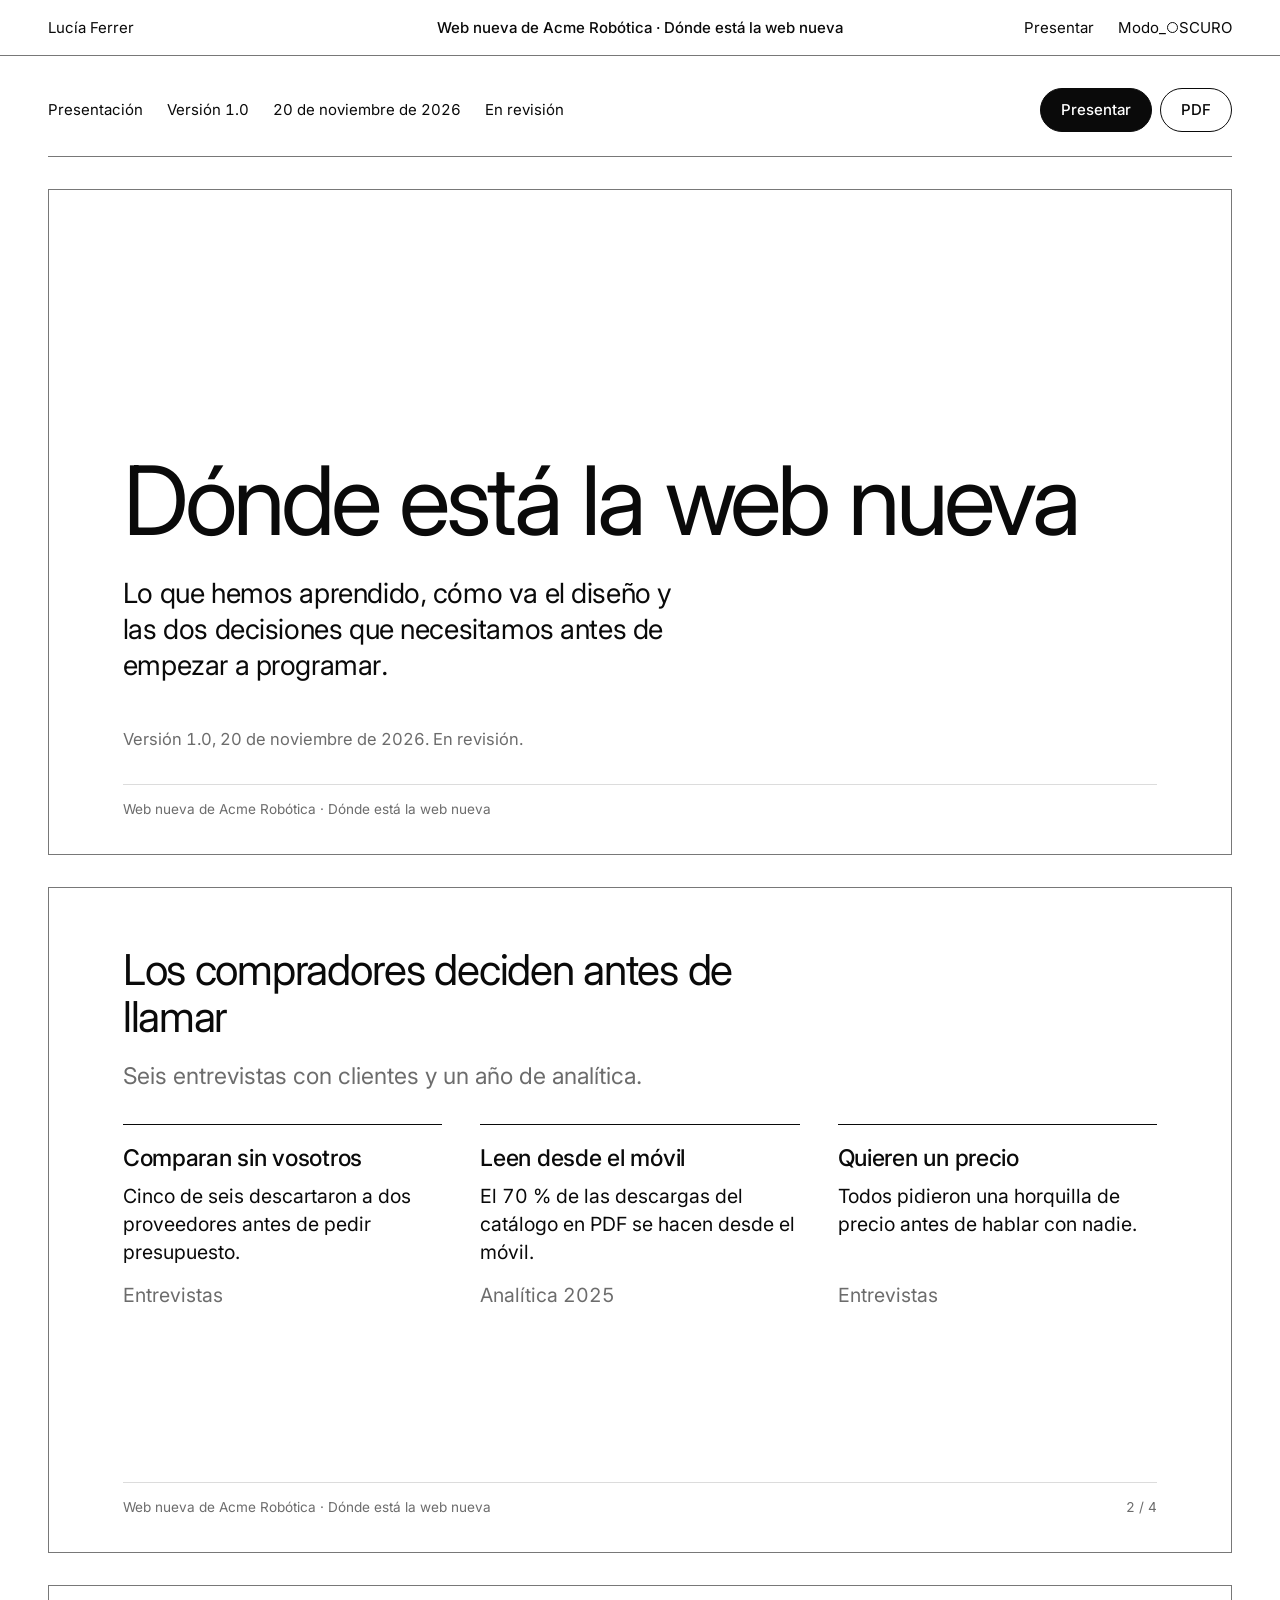
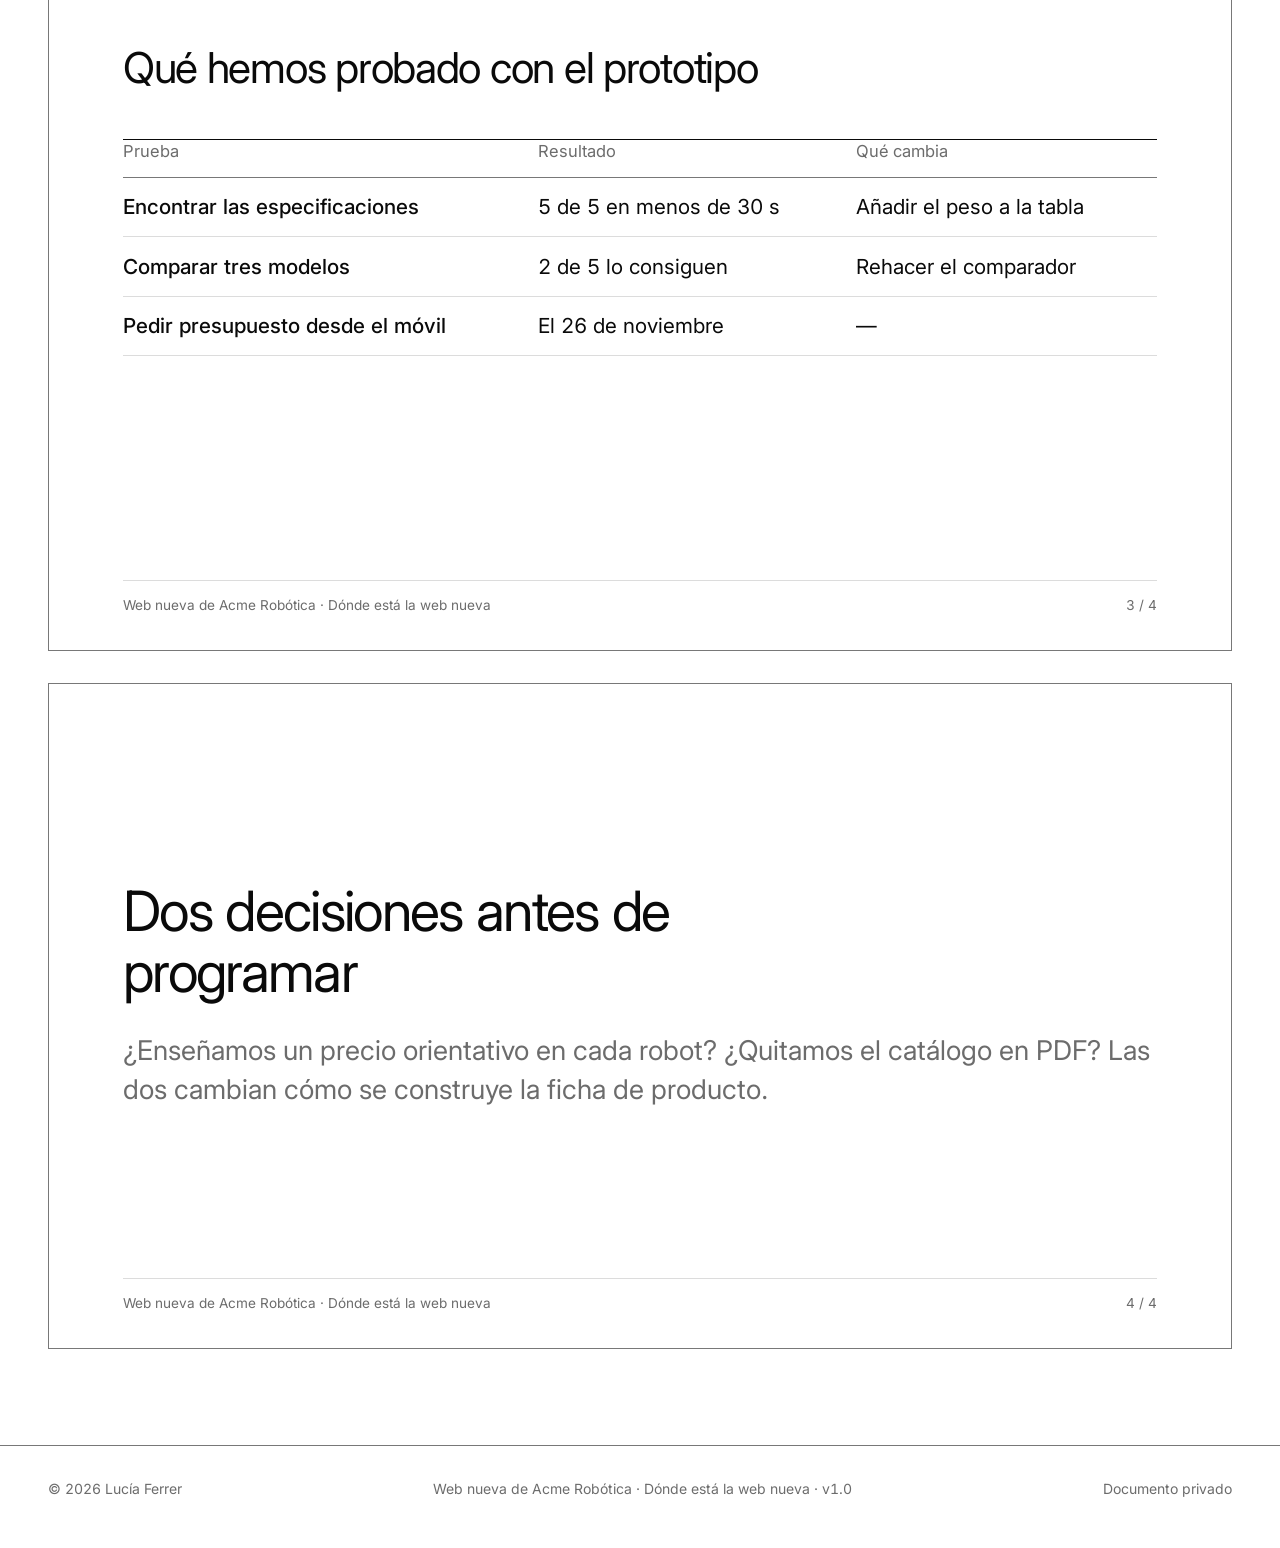
<file: demo/trabajo/acme-robotica-web/generado/00-estado.html>
<!doctype html>
<html lang="es">
<head>
<meta charset="utf-8">
<meta name="viewport" content="width=device-width, initial-scale=1">
<title>Dónde está la web nueva · Web nueva de Acme Robótica</title>
<!-- Documento privado. Lo genera trabajo.py desde su .md (python backoffice.py documentos): no se edita a mano. -->
<meta name="robots" content="noindex, nofollow, noarchive">
<meta name="referrer" content="no-referrer">
<link rel="icon" href="data:image/svg+xml,<svg xmlns='http://www.w3.org/2000/svg' viewBox='0 0 32 32'><circle cx='16' cy='16' r='12' fill='none' stroke='%23000' stroke-width='2.5'/></svg>">
<link rel="preconnect" href="https://fonts.googleapis.com">
<link rel="preconnect" href="https://fonts.gstatic.com" crossorigin>
<link href="https://fonts.googleapis.com/css2?family=Inter:wght@400;500;600&display=swap" rel="stylesheet">
<script>
if (window.parent !== window) document.documentElement.classList.add('enmarcado');
try { var t = sessionStorage.getItem('theme'); if (t) document.documentElement.dataset.theme = t; } catch (e) {}
</script>
<link rel="stylesheet" href="assets/documento.css">
<style>@page documento { @bottom-left { content: "Web nueva de Acme Robótica · Dónde está la web nueva"; } }</style>
</head>
<body class="presentacion">
<div class="progress" aria-hidden="true"><span></span></div>

<header class="pb-top">
  <span class="brand">Lucía Ferrer</span>
  <span class="pb-name">Web nueva de Acme Robótica · Dónde está la web nueva</span>
  <span class="pb-tools">
    <button type="button" data-presentar>Presentar</button>
    <button id="mode" type="button" aria-label="Cambiar entre modo claro y oscuro">Modo_<span class="o"></span>SCURO</button>
  </span>
</header>

<main>
<div class="deck-head"><p class="kicker-line"><span>Presentación</span><span>Versión 1.0</span><span>20 de noviembre de 2026</span><span>En revisión</span></p><p class="downloads"><button class="btn" type="button" data-presentar>Presentar</button><a class="btn ghost" href="00-estado-v1.0.pdf" download>PDF</a></p></div><div class="slides"><section class="slide portada" aria-label="Diapositiva 1"><div class="in"><h1>Dónde está la web nueva</h1>
<p>Lo que hemos aprendido, cómo va el diseño y las dos decisiones que necesitamos antes de empezar a programar.</p><p class="meta">Versión 1.0, 20 de noviembre de 2026. En revisión.</p></div><div class="pie"><span>Web nueva de Acme Robótica · Dónde está la web nueva</span><span class="n">1 / 4</span></div></section><section class="slide " aria-label="Diapositiva 2"><div class="in"><h2 id="los-compradores-deciden-antes-de-llamar">Los compradores deciden antes de llamar</h2>
<p>Seis entrevistas con clientes y un año de analítica.</p>
<div class="cols c3"><div><h3 id="comparan-sin-vosotros">Comparan sin vosotros</h3><p>Cinco de seis descartaron a dos proveedores antes de pedir presupuesto.</p><p class="dato">Entrevistas</p></div><div><h3 id="leen-desde-el-movil">Leen desde el móvil</h3><p>El 70 % de las descargas del catálogo en PDF se hacen desde el móvil.</p><p class="dato">Analítica 2025</p></div><div><h3 id="quieren-un-precio">Quieren un precio</h3><p>Todos pidieron una horquilla de precio antes de hablar con nadie.</p><p class="dato">Entrevistas</p></div></div></div><div class="pie"><span>Web nueva de Acme Robótica · Dónde está la web nueva</span><span class="n">2 / 4</span></div></section><section class="slide " aria-label="Diapositiva 3"><div class="in"><h2 id="que-hemos-probado-con-el-prototipo">Qué hemos probado con el prototipo</h2>
<div class="tabla"><table><thead><tr><th class="">Prueba</th><th class="">Resultado</th><th class="">Qué cambia</th></tr></thead><tbody><tr><td class="">Encontrar las especificaciones</td><td class="">5 de 5 en menos de 30 s</td><td class="">Añadir el peso a la tabla</td></tr><tr><td class="">Comparar tres modelos</td><td class="">2 de 5 lo consiguen</td><td class="">Rehacer el comparador</td></tr><tr><td class="">Pedir presupuesto desde el móvil</td><td class="">El 26 de noviembre</td><td class="">—</td></tr></tbody></table></div></div><div class="pie"><span>Web nueva de Acme Robótica · Dónde está la web nueva</span><span class="n">3 / 4</span></div></section><section class="slide frase" aria-label="Diapositiva 4"><div class="in"><h2 id="dos-decisiones-antes-de-programar">Dos decisiones antes de programar</h2>
<p>¿Enseñamos un precio orientativo en cada robot? ¿Quitamos el catálogo en PDF? Las dos cambian cómo se construye la ficha de producto.</p></div><div class="pie"><span>Web nueva de Acme Robótica · Dónde está la web nueva</span><span class="n">4 / 4</span></div></section></div><button class="pres-cerrar" type="button" data-salir aria-label="Salir de la presentación">Cerrar <span aria-hidden="true">✕</span> <small>Esc</small></button><div class="pres-bar"><span class="pres-n"></span><button type="button" data-ir="-1" aria-label="Anterior">←</button><button type="button" data-ir="1" aria-label="Siguiente">→</button><button type="button" data-salir>Salir</button></div>
</main>

<footer class="pb-foot">
  <span>© 2026 Lucía Ferrer</span>
  <span>Web nueva de Acme Robótica · Dónde está la web nueva · v1.0</span>
  <span>Documento privado</span>
</footer>

<script src="assets/documento.js"></script>
</body>
</html>
</file>
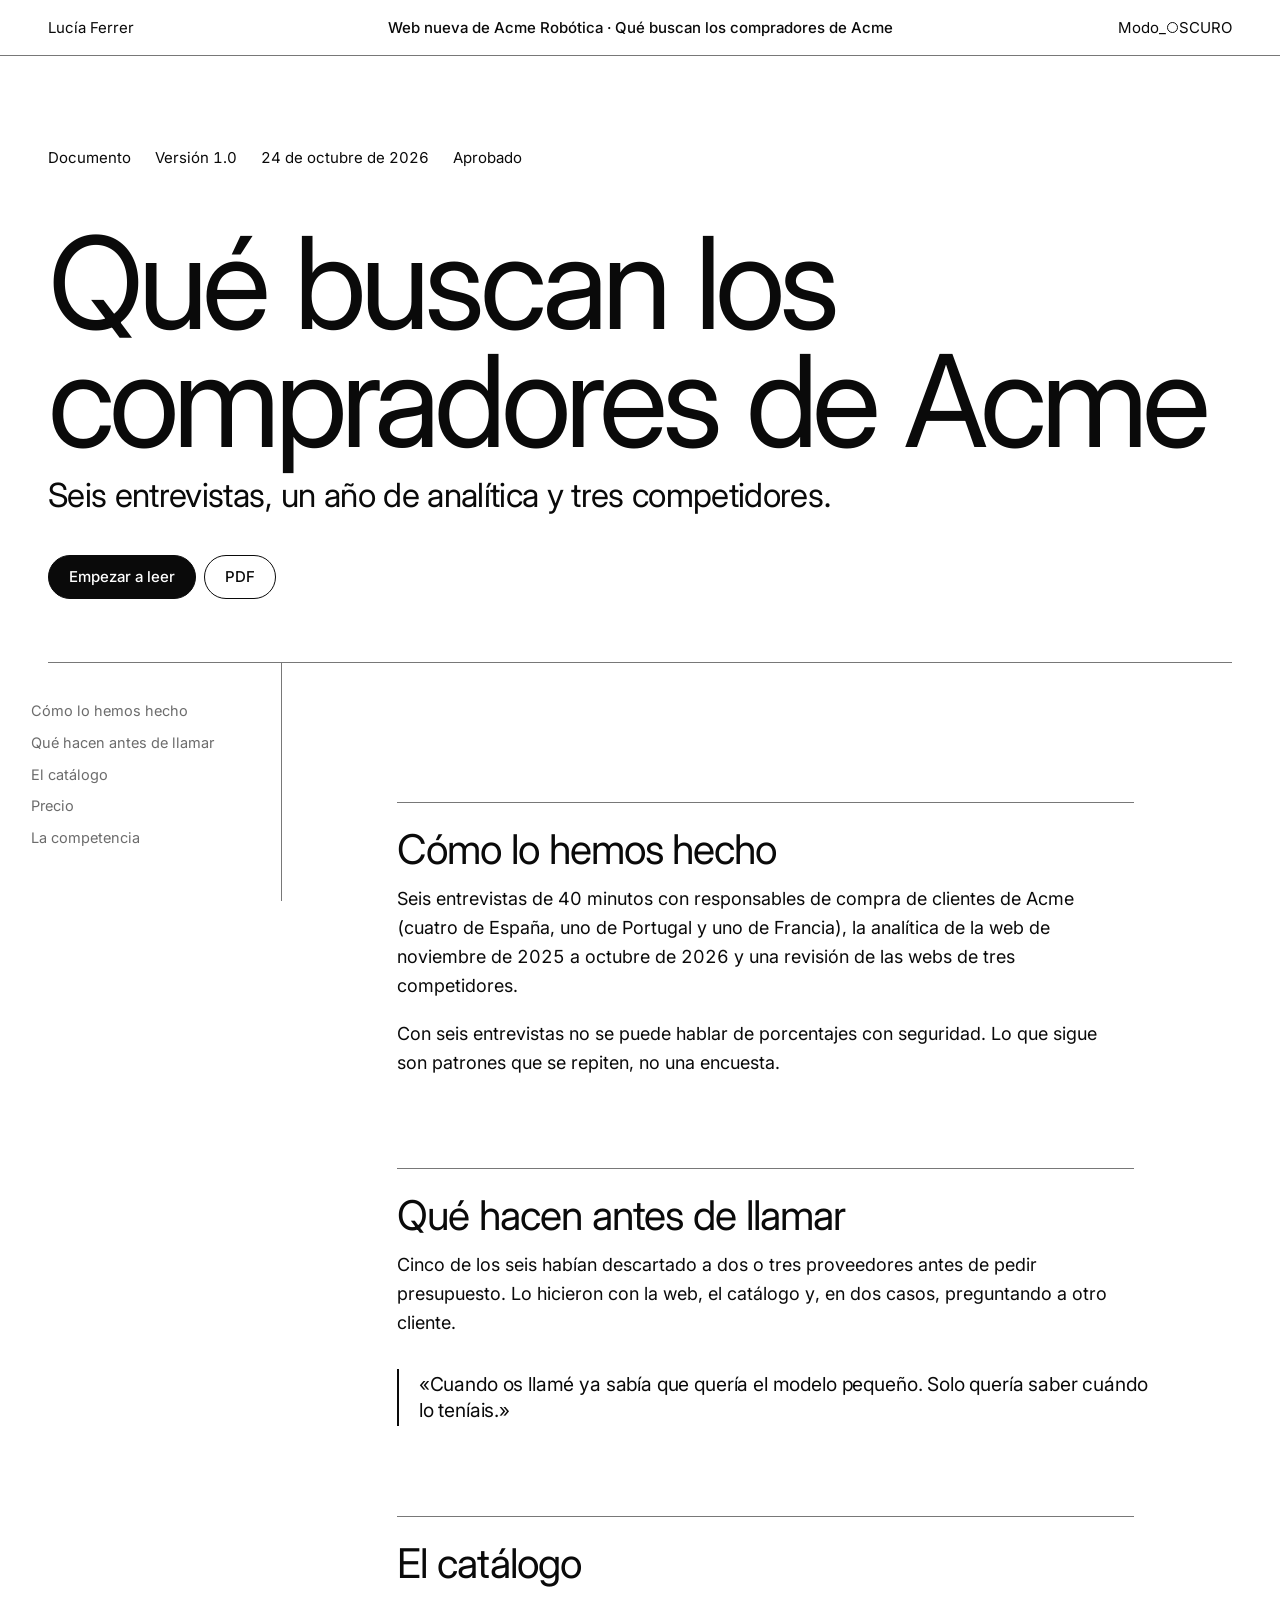
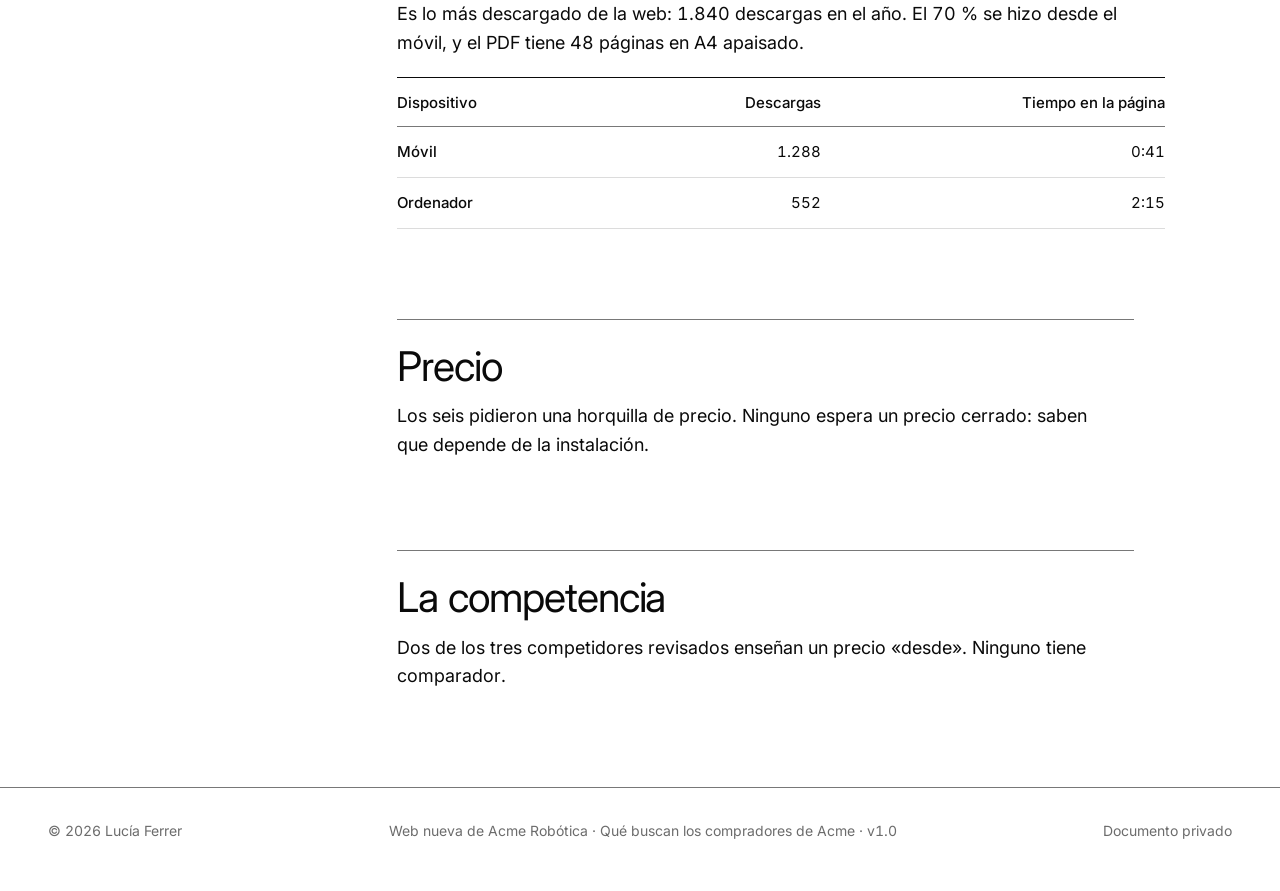
<file: demo/trabajo/acme-robotica-web/generado/01-investigacion.html>
<!doctype html>
<html lang="es">
<head>
<meta charset="utf-8">
<meta name="viewport" content="width=device-width, initial-scale=1">
<title>Qué buscan los compradores de Acme · Web nueva de Acme Robótica</title>
<!-- Documento privado. Lo genera trabajo.py desde su .md (python backoffice.py documentos): no se edita a mano. -->
<meta name="robots" content="noindex, nofollow, noarchive">
<meta name="referrer" content="no-referrer">
<link rel="icon" href="data:image/svg+xml,<svg xmlns='http://www.w3.org/2000/svg' viewBox='0 0 32 32'><circle cx='16' cy='16' r='12' fill='none' stroke='%23000' stroke-width='2.5'/></svg>">
<link rel="preconnect" href="https://fonts.googleapis.com">
<link rel="preconnect" href="https://fonts.gstatic.com" crossorigin>
<link href="https://fonts.googleapis.com/css2?family=Inter:wght@400;500;600&display=swap" rel="stylesheet">
<script>
if (window.parent !== window) document.documentElement.classList.add('enmarcado');
try { var t = sessionStorage.getItem('theme'); if (t) document.documentElement.dataset.theme = t; } catch (e) {}
</script>
<link rel="stylesheet" href="assets/documento.css">
<style>@page documento { @bottom-left { content: "Web nueva de Acme Robótica · Qué buscan los compradores de Acme"; } }</style>
</head>
<body class="documento">
<div class="progress" aria-hidden="true"><span></span></div>

<header class="pb-top">
  <span class="brand">Lucía Ferrer</span>
  <span class="pb-name">Web nueva de Acme Robótica · Qué buscan los compradores de Acme</span>
  <span class="pb-tools">
    
    <button id="mode" type="button" aria-label="Cambiar entre modo claro y oscuro">Modo_<span class="o"></span>SCURO</button>
  </span>
</header>

<main>
<section class="hero"><p class="kicker-line"><span>Documento</span><span>Versión 1.0</span><span>24 de octubre de 2026</span><span>Aprobado</span></p><h1>Qué buscan los compradores de Acme</h1><p class="subtitle">Seis entrevistas, un año de analítica y tres competidores.</p><p class="downloads"><a class="btn" href="#leer">Empezar a leer</a><a class="btn ghost" href="01-investigacion-v1.0.pdf" download>PDF</a></p></section><div class="reader"><nav class="toc" aria-label="Índice"><ol><li><a href="#como-lo-hemos-hecho">Cómo lo hemos hecho</a></li><li><a href="#que-hacen-antes-de-llamar">Qué hacen antes de llamar</a></li><li><a href="#el-catalogo">El catálogo</a></li><li><a href="#precio">Precio</a></li><li><a href="#la-competencia">La competencia</a></li></ol></nav><div class="content prose" id="leer"><h2 id="como-lo-hemos-hecho">Cómo lo hemos hecho</h2>
<p>Seis entrevistas de 40 minutos con responsables de compra de clientes de Acme (cuatro de España, uno de Portugal y uno de Francia), la analítica de la web de noviembre de 2025 a octubre de 2026 y una revisión de las webs de tres competidores.</p>
<p>Con seis entrevistas no se puede hablar de porcentajes con seguridad. Lo que sigue son patrones que se repiten, no una encuesta.</p>
<h2 id="que-hacen-antes-de-llamar">Qué hacen antes de llamar</h2>
<p>Cinco de los seis habían descartado a dos o tres proveedores antes de pedir presupuesto. Lo hicieron con la web, el catálogo y, en dos casos, preguntando a otro cliente.</p>
<blockquote><p>«Cuando os llamé ya sabía que quería el modelo pequeño. Solo quería saber cuándo lo teníais.»</p></blockquote>
<h2 id="el-catalogo">El catálogo</h2>
<p>Es lo más descargado de la web: 1.840 descargas en el año. El 70 % se hizo desde el móvil, y el PDF tiene 48 páginas en A4 apaisado.</p>
<div class="tabla"><table><thead><tr><th class="">Dispositivo</th><th class="n">Descargas</th><th class="n">Tiempo en la página</th></tr></thead><tbody><tr><td class="">Móvil</td><td class="n">1.288</td><td class="n">0:41</td></tr><tr><td class="">Ordenador</td><td class="n">552</td><td class="n">2:15</td></tr></tbody></table></div>
<h2 id="precio">Precio</h2>
<p>Los seis pidieron una horquilla de precio. Ninguno espera un precio cerrado: saben que depende de la instalación.</p>
<h2 id="la-competencia">La competencia</h2>
<p>Dos de los tres competidores revisados enseñan un precio «desde». Ninguno tiene comparador.</p></div></div>
</main>

<footer class="pb-foot">
  <span>© 2026 Lucía Ferrer</span>
  <span>Web nueva de Acme Robótica · Qué buscan los compradores de Acme · v1.0</span>
  <span>Documento privado</span>
</footer>

<script src="assets/documento.js"></script>
</body>
</html>
</file>
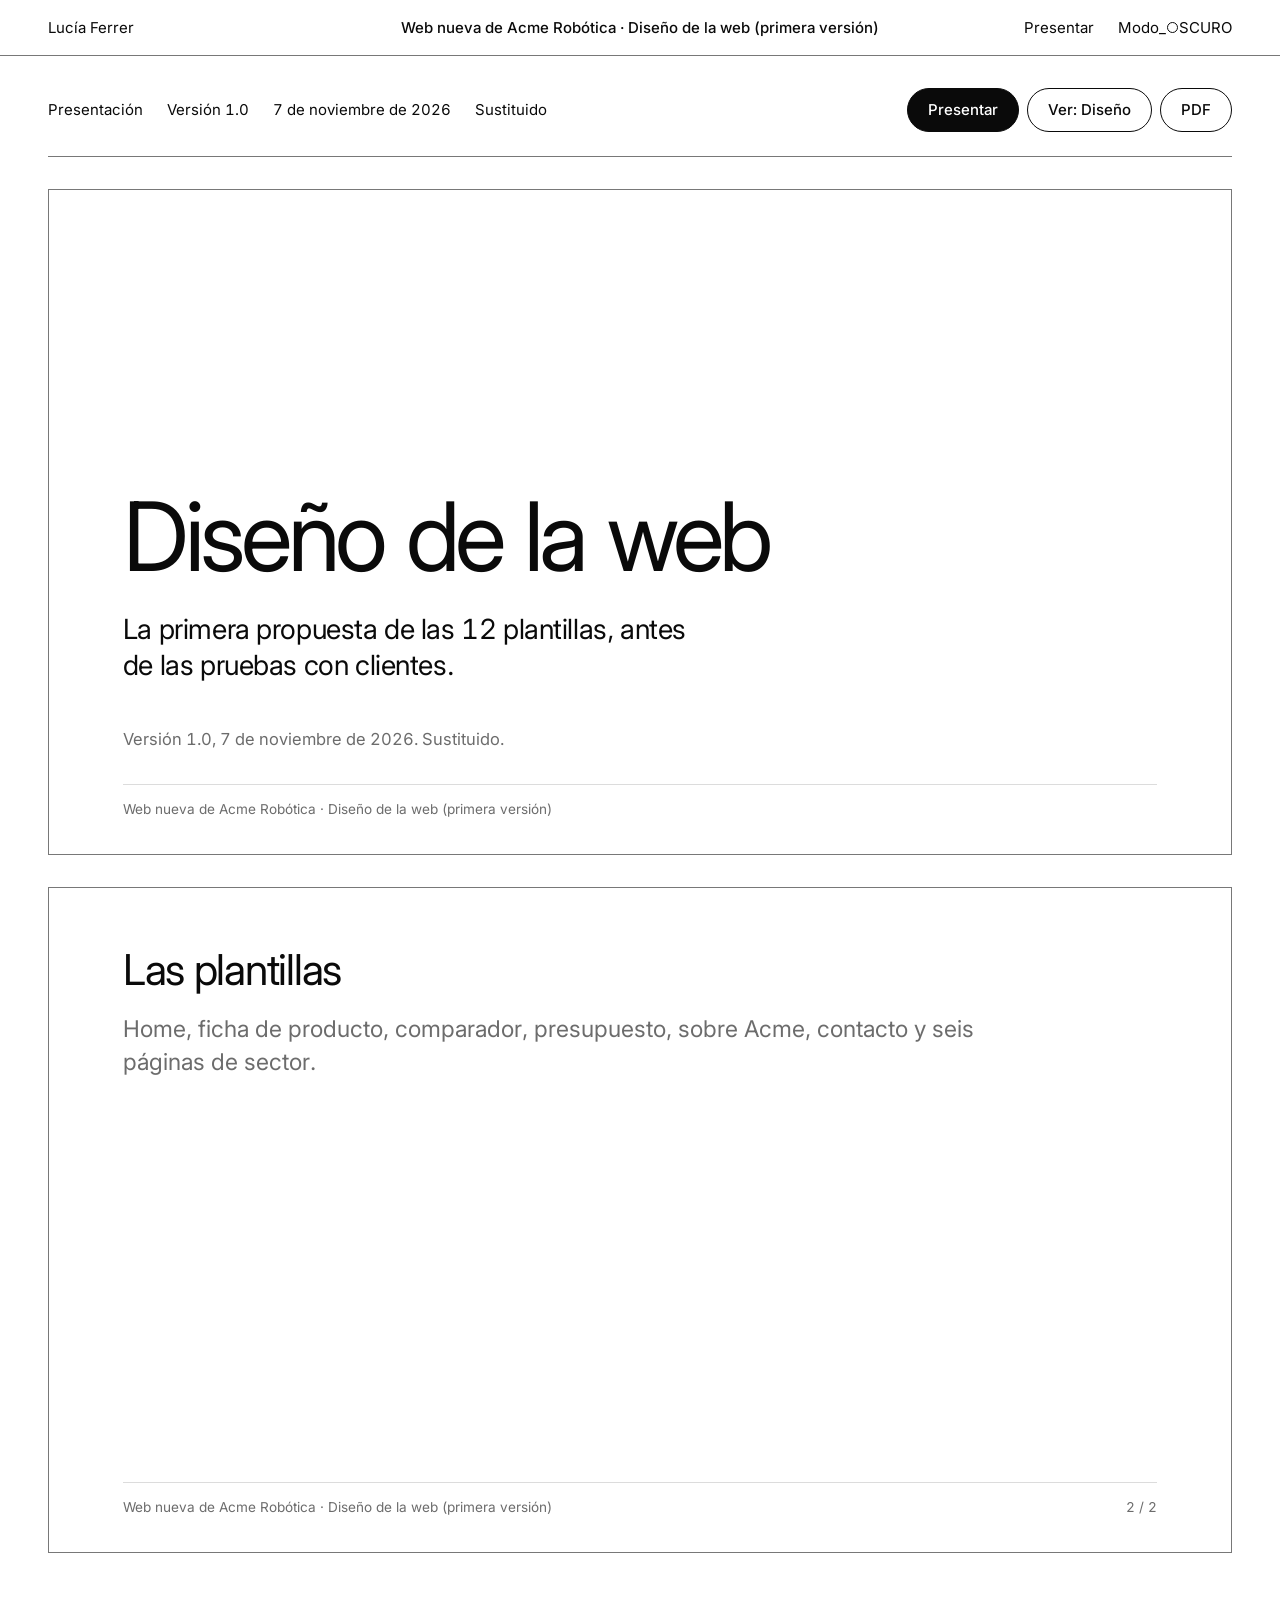
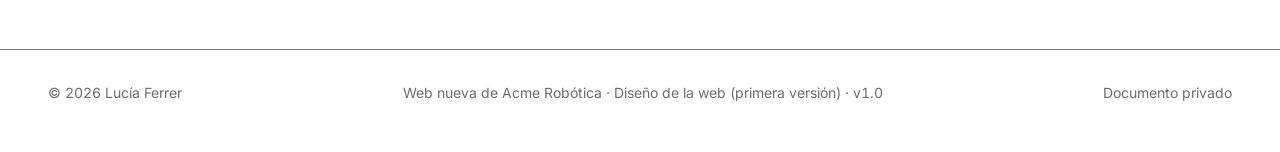
<file: demo/trabajo/acme-robotica-web/generado/02-diseno-borrador.html>
<!doctype html>
<html lang="es">
<head>
<meta charset="utf-8">
<meta name="viewport" content="width=device-width, initial-scale=1">
<title>Diseño de la web (primera versión) · Web nueva de Acme Robótica</title>
<!-- Documento privado. Lo genera trabajo.py desde su .md (python backoffice.py documentos): no se edita a mano. -->
<meta name="robots" content="noindex, nofollow, noarchive">
<meta name="referrer" content="no-referrer">
<link rel="icon" href="data:image/svg+xml,<svg xmlns='http://www.w3.org/2000/svg' viewBox='0 0 32 32'><circle cx='16' cy='16' r='12' fill='none' stroke='%23000' stroke-width='2.5'/></svg>">
<link rel="preconnect" href="https://fonts.googleapis.com">
<link rel="preconnect" href="https://fonts.gstatic.com" crossorigin>
<link href="https://fonts.googleapis.com/css2?family=Inter:wght@400;500;600&display=swap" rel="stylesheet">
<script>
if (window.parent !== window) document.documentElement.classList.add('enmarcado');
try { var t = sessionStorage.getItem('theme'); if (t) document.documentElement.dataset.theme = t; } catch (e) {}
</script>
<link rel="stylesheet" href="assets/documento.css">
<style>@page documento { @bottom-left { content: "Web nueva de Acme Robótica · Diseño de la web (primera versión)"; } }</style>
</head>
<body class="presentacion">
<div class="progress" aria-hidden="true"><span></span></div>

<header class="pb-top">
  <span class="brand">Lucía Ferrer</span>
  <span class="pb-name">Web nueva de Acme Robótica · Diseño de la web (primera versión)</span>
  <span class="pb-tools">
    <button type="button" data-presentar>Presentar</button>
    <button id="mode" type="button" aria-label="Cambiar entre modo claro y oscuro">Modo_<span class="o"></span>SCURO</button>
  </span>
</header>

<main>
<div class="deck-head"><p class="kicker-line"><span>Presentación</span><span>Versión 1.0</span><span>7 de noviembre de 2026</span><span>Sustituido</span></p><p class="downloads"><button class="btn" type="button" data-presentar>Presentar</button><a class="btn ghost" href="02-diseno.html">Ver: Diseño</a><a class="btn ghost" href="02-diseno-borrador-v1.0.pdf" download>PDF</a></p></div><div class="slides"><section class="slide portada" aria-label="Diapositiva 1"><div class="in"><h1>Diseño de la web</h1>
<p>La primera propuesta de las 12 plantillas, antes de las pruebas con clientes.</p><p class="meta">Versión 1.0, 7 de noviembre de 2026. Sustituido.</p></div><div class="pie"><span>Web nueva de Acme Robótica · Diseño de la web (primera versión)</span><span class="n">1 / 2</span></div></section><section class="slide " aria-label="Diapositiva 2"><div class="in"><h2 id="las-plantillas">Las plantillas</h2>
<p>Home, ficha de producto, comparador, presupuesto, sobre Acme, contacto y seis páginas de sector.</p></div><div class="pie"><span>Web nueva de Acme Robótica · Diseño de la web (primera versión)</span><span class="n">2 / 2</span></div></section></div><button class="pres-cerrar" type="button" data-salir aria-label="Salir de la presentación">Cerrar <span aria-hidden="true">✕</span> <small>Esc</small></button><div class="pres-bar"><span class="pres-n"></span><button type="button" data-ir="-1" aria-label="Anterior">←</button><button type="button" data-ir="1" aria-label="Siguiente">→</button><button type="button" data-salir>Salir</button></div>
</main>

<footer class="pb-foot">
  <span>© 2026 Lucía Ferrer</span>
  <span>Web nueva de Acme Robótica · Diseño de la web (primera versión) · v1.0</span>
  <span>Documento privado</span>
</footer>

<script src="assets/documento.js"></script>
</body>
</html>
</file>
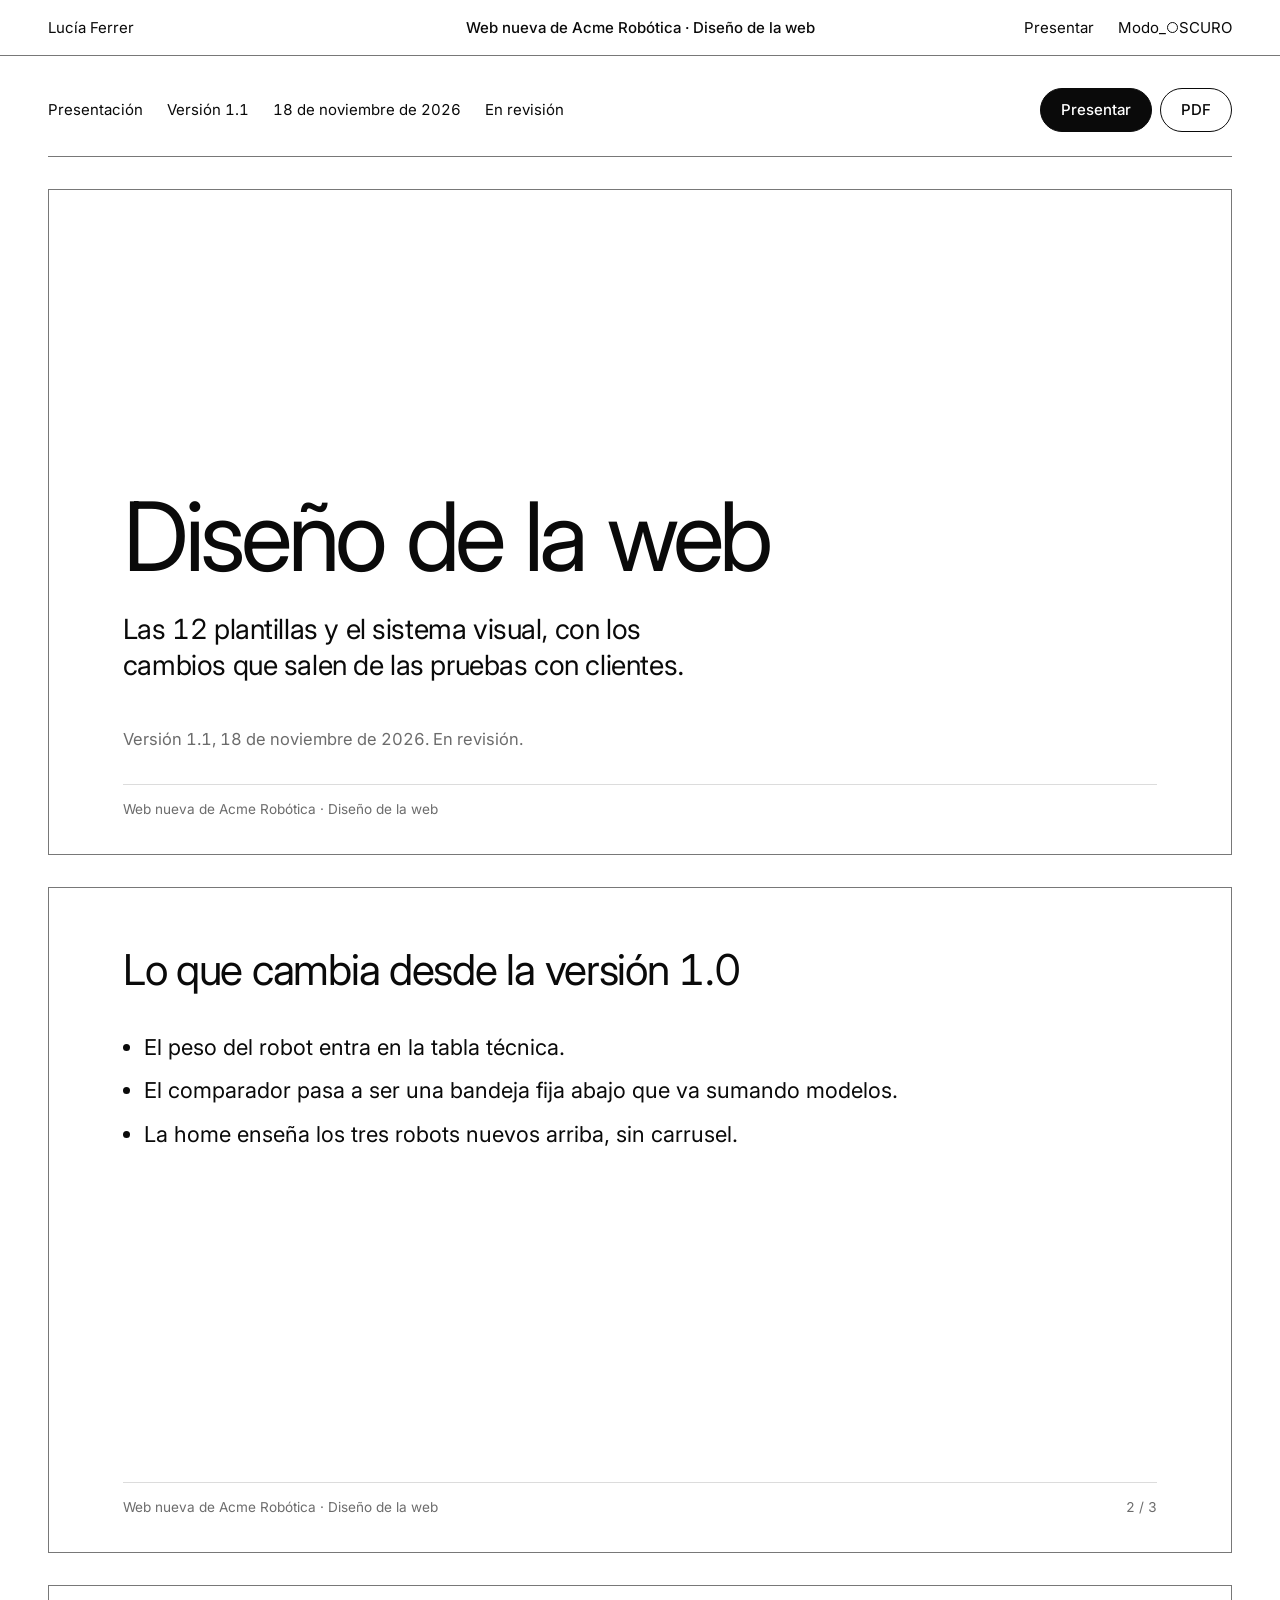
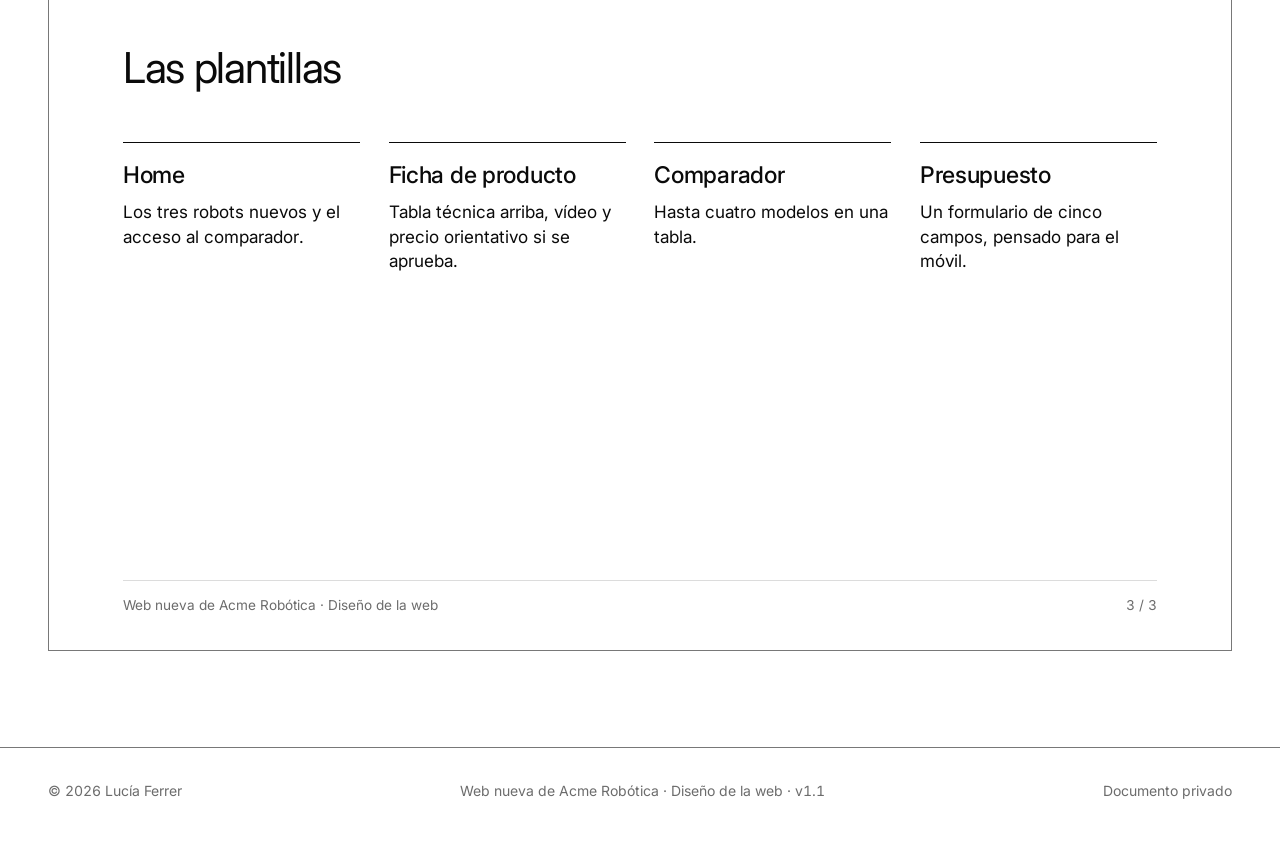
<file: demo/trabajo/acme-robotica-web/generado/02-diseno.html>
<!doctype html>
<html lang="es">
<head>
<meta charset="utf-8">
<meta name="viewport" content="width=device-width, initial-scale=1">
<title>Diseño de la web · Web nueva de Acme Robótica</title>
<!-- Documento privado. Lo genera trabajo.py desde su .md (python backoffice.py documentos): no se edita a mano. -->
<meta name="robots" content="noindex, nofollow, noarchive">
<meta name="referrer" content="no-referrer">
<link rel="icon" href="data:image/svg+xml,<svg xmlns='http://www.w3.org/2000/svg' viewBox='0 0 32 32'><circle cx='16' cy='16' r='12' fill='none' stroke='%23000' stroke-width='2.5'/></svg>">
<link rel="preconnect" href="https://fonts.googleapis.com">
<link rel="preconnect" href="https://fonts.gstatic.com" crossorigin>
<link href="https://fonts.googleapis.com/css2?family=Inter:wght@400;500;600&display=swap" rel="stylesheet">
<script>
if (window.parent !== window) document.documentElement.classList.add('enmarcado');
try { var t = sessionStorage.getItem('theme'); if (t) document.documentElement.dataset.theme = t; } catch (e) {}
</script>
<link rel="stylesheet" href="assets/documento.css">
<style>@page documento { @bottom-left { content: "Web nueva de Acme Robótica · Diseño de la web"; } }</style>
</head>
<body class="presentacion">
<div class="progress" aria-hidden="true"><span></span></div>

<header class="pb-top">
  <span class="brand">Lucía Ferrer</span>
  <span class="pb-name">Web nueva de Acme Robótica · Diseño de la web</span>
  <span class="pb-tools">
    <button type="button" data-presentar>Presentar</button>
    <button id="mode" type="button" aria-label="Cambiar entre modo claro y oscuro">Modo_<span class="o"></span>SCURO</button>
  </span>
</header>

<main>
<div class="deck-head"><p class="kicker-line"><span>Presentación</span><span>Versión 1.1</span><span>18 de noviembre de 2026</span><span>En revisión</span></p><p class="downloads"><button class="btn" type="button" data-presentar>Presentar</button><a class="btn ghost" href="02-diseno-v1.1.pdf" download>PDF</a></p></div><div class="slides"><section class="slide portada" aria-label="Diapositiva 1"><div class="in"><h1>Diseño de la web</h1>
<p>Las 12 plantillas y el sistema visual, con los cambios que salen de las pruebas con clientes.</p><p class="meta">Versión 1.1, 18 de noviembre de 2026. En revisión.</p></div><div class="pie"><span>Web nueva de Acme Robótica · Diseño de la web</span><span class="n">1 / 3</span></div></section><section class="slide " aria-label="Diapositiva 2"><div class="in"><h2 id="lo-que-cambia-desde-la-version-1-0">Lo que cambia desde la versión 1.0</h2>
<ul><li>El peso del robot entra en la tabla técnica.</li><li>El comparador pasa a ser una bandeja fija abajo que va sumando modelos.</li><li>La home enseña los tres robots nuevos arriba, sin carrusel.</li></ul></div><div class="pie"><span>Web nueva de Acme Robótica · Diseño de la web</span><span class="n">2 / 3</span></div></section><section class="slide " aria-label="Diapositiva 3"><div class="in"><h2 id="las-plantillas">Las plantillas</h2>
<div class="cols c4"><div><h3 id="home">Home</h3><p>Los tres robots nuevos y el acceso al comparador.</p></div><div><h3 id="ficha-de-producto">Ficha de producto</h3><p>Tabla técnica arriba, vídeo y precio orientativo si se aprueba.</p></div><div><h3 id="comparador">Comparador</h3><p>Hasta cuatro modelos en una tabla.</p></div><div><h3 id="presupuesto">Presupuesto</h3><p>Un formulario de cinco campos, pensado para el móvil.</p></div></div></div><div class="pie"><span>Web nueva de Acme Robótica · Diseño de la web</span><span class="n">3 / 3</span></div></section></div><button class="pres-cerrar" type="button" data-salir aria-label="Salir de la presentación">Cerrar <span aria-hidden="true">✕</span> <small>Esc</small></button><div class="pres-bar"><span class="pres-n"></span><button type="button" data-ir="-1" aria-label="Anterior">←</button><button type="button" data-ir="1" aria-label="Siguiente">→</button><button type="button" data-salir>Salir</button></div>
</main>

<footer class="pb-foot">
  <span>© 2026 Lucía Ferrer</span>
  <span>Web nueva de Acme Robótica · Diseño de la web · v1.1</span>
  <span>Documento privado</span>
</footer>

<script src="assets/documento.js"></script>
</body>
</html>
</file>
<file: demo/trabajo/acme-robotica-web/generado/assets/documento.css>
/* Documentos de un proyecto (presentaciones y documentos para leer). Los genera trabajo.py desde su .md.
   Blanco y negro, Inter, líneas finas y modo oscuro. La misma página se lee, se presenta a pantalla completa y se imprime a PDF. */

:root {
  --bg: #ffffff;
  --fg: #0a0a0a;
  --line: rgba(10, 10, 10, .55);
  --wrap: 1440px;
  --side: 16px;
  --soft: rgba(10, 10, 10, .05);
  --muted: rgba(10, 10, 10, .6);
  --hair: rgba(10, 10, 10, .14);
}
@media (prefers-color-scheme: dark) {
  :root:not([data-theme="light"]) { --bg: #0a0a0a; --fg: #f2f2f2; --line: rgba(242, 242, 242, .45);
    --soft: rgba(242, 242, 242, .07); --muted: rgba(242, 242, 242, .62); --hair: rgba(242, 242, 242, .16); }
}
:root[data-theme="dark"] { --bg: #0a0a0a; --fg: #f2f2f2; --line: rgba(242, 242, 242, .45);
  --soft: rgba(242, 242, 242, .07); --muted: rgba(242, 242, 242, .62); --hair: rgba(242, 242, 242, .16); }

* { box-sizing: border-box; margin: 0; padding: 0; }
body { background: var(--bg); color: var(--fg); font-family: 'Inter', system-ui, sans-serif; -webkit-font-smoothing: antialiased; overflow-x: hidden; }
a { color: inherit; text-decoration: none; }
button { font: inherit; color: inherit; background: none; border: 0; cursor: pointer; }
#mode { display: inline-flex; align-items: center; }
#mode .o { display: inline-block; width: .78em; height: .78em; margin: 0 .04em; border: 1.5px solid currentColor; border-radius: 50%; }
:root[data-theme="dark"] #mode .o { background: currentColor; }
@media (prefers-color-scheme: dark) { :root:not([data-theme="light"]) #mode .o { background: currentColor; } }
.prose a { text-decoration: underline; text-underline-offset: 3px; }

body, a, button { cursor: auto; }
a, button, summary, label { cursor: pointer; }
html { scroll-behavior: smooth; scroll-padding-top: 76px; }
@media (prefers-reduced-motion: reduce) { html { scroll-behavior: auto; } }
body { font-size: 18px; line-height: 1.6; font-variant-numeric: tabular-nums; }
b, strong { font-weight: 500; }

/* Cabecera, como la de los playbooks */
.pb-top {
  position: sticky; top: 0; z-index: 20;
  display: grid; grid-template-columns: 1fr auto 1fr; align-items: center;
  height: 56px; padding: 0 clamp(var(--side), 4vw, 48px);
  background: var(--bg); border-bottom: 1px solid var(--line);
  font-size: 15px; white-space: nowrap;
}
.pb-top .brand:hover { opacity: .6; }
.pb-name { text-align: center; font-weight: 500; overflow: hidden; text-overflow: ellipsis; }
.pb-tools { justify-self: end; display: flex; gap: 24px; align-items: center; }
.pb-tools button:hover { opacity: .6; }
#mode { font-size: 15px; }
.progress { position: fixed; top: 55px; left: 0; right: 0; height: 2px; z-index: 21; pointer-events: none; }
.progress span { display: block; height: 100%; width: 0; background: var(--fg); }

main { max-width: var(--wrap); margin: 0 auto; padding: 0 clamp(var(--side), 4vw, 48px); }

/* Portada */
.hero { padding: clamp(48px, 10vh, 120px) 0 clamp(40px, 7vh, 80px); border-bottom: 1px solid var(--line); }
.kicker-line { display: flex; flex-wrap: wrap; gap: 6px 24px; font-size: 15px; margin-bottom: clamp(28px, 6vh, 64px); }
.hero h1 { font-size: clamp(44px, 10vw, 168px); font-weight: 400; letter-spacing: -.045em; line-height: .92; }
.subtitle { font-size: clamp(22px, 2.6vw, 40px); letter-spacing: -.02em; line-height: 1.18; margin-top: .5em; max-width: 24em; }
.downloads { display: flex; flex-wrap: wrap; gap: 8px; margin-top: 40px; }
.btn {
  display: inline-flex; align-items: center; justify-content: center;
  min-height: 44px; padding: 0 20px; border-radius: 999px;
  background: var(--fg); color: var(--bg); border: 1px solid var(--fg);
  font-size: 15px; font-weight: 500; transition: opacity .15s ease-out;
}
.btn:hover { opacity: .75; }
.btn.ghost { background: transparent; color: var(--fg); }

/* ---------- Brief: índice a la izquierda y texto ---------- */
.reader {
  display: grid; grid-template-columns: clamp(260px, 22vw, 340px) minmax(0, 1fr);
  width: 100vw; margin-left: calc(50% - 50vw);
}
.toc {
  position: sticky; top: 56px; align-self: start;
  max-height: calc(100vh - 56px); overflow-y: auto; overscroll-behavior: contain;
  padding: 32px 24px 48px clamp(16px, 2.4vw, 40px); border-right: 1px solid var(--line);
  font-size: 14.5px; line-height: 1.35; scrollbar-width: thin;
}
.toc ol { list-style: none; }
.toc a { display: block; padding: 6px 0; color: var(--muted); transition: color .15s ease-out; }
.toc a:hover, .toc a.on { color: var(--fg); }
.toc a.on { font-weight: 500; }
.content { min-width: 0; max-width: calc(46em + 2 * clamp(32px, 6vw, 112px)); margin: 0 auto; padding: 48px clamp(32px, 6vw, 112px) 96px; }

.prose > * { max-width: 40em; }
.prose > * + * { margin-top: 1.1em; }
.prose .tesis { font-size: clamp(22px, 2vw, 28px); line-height: 1.32; letter-spacing: -.015em; max-width: 30em; }
.prose h2 { font-size: clamp(30px, 3.2vw, 46px); font-weight: 400; letter-spacing: -.025em; line-height: 1.08;
  margin-top: 2.2em; padding-top: 24px; border-top: 1px solid var(--line); max-width: 18em; }
.prose h3 { font-size: clamp(20px, 1.8vw, 24px); font-weight: 500; letter-spacing: -.012em; line-height: 1.25; margin-top: 2em; }
.prose h2 + *, .prose h3 + * { margin-top: .8em; }
.prose p + .bloque, .prose p + table, .prose .bloque + p { margin-top: 1.6em; }
.prose blockquote { margin-top: 1.6em; margin-bottom: .4em; }
.prose ul, .prose ol { padding-left: 1.3em; }
.prose li + li { margin-top: .45em; }
.prose li::marker { color: var(--muted); }
.prose blockquote { border-left: 2px solid var(--fg); padding: 2px 0 2px 20px; font-size: clamp(19px, 1.5vw, 22px); line-height: 1.4; letter-spacing: -.008em; }
.prose blockquote p + p { margin-top: .4em; }
.prose em { font-style: normal; color: var(--muted); }
.prose .nota { font-size: 15px; color: var(--muted); }
.prose .bloque > * + * { margin-top: 1.1em; }
.prose .bloque, .prose table { max-width: none; }
.prose .fuentes li { font-size: 15px; overflow-wrap: anywhere; }

/* Tablas: ancho completo, línea fuerte arriba, finas entre filas */
table { border-collapse: collapse; width: 100%; font-size: 15px; line-height: 1.45; border-top: 1px solid var(--fg); }
th { text-align: left; font-weight: 500; padding: 14px 20px 12px 0; border-bottom: 1px solid var(--line); vertical-align: bottom; }
td { padding: 14px 20px 14px 0; border-bottom: 1px solid var(--hair); vertical-align: top; }
td:first-child { font-weight: 500; }
td:last-child, th:last-child { padding-right: 0; }

/* Plantilla para rellenar */
.prompt { background: var(--soft); border-radius: 12px; padding: 20px 24px; font-size: 16px; line-height: 1.6; }
.caja { border: 1px solid var(--line); border-radius: 12px; min-height: 112px; }
.caja.baja { min-height: 56px; }
.ficha td { height: 3.4em; }
.ficha td:first-child { width: 38%; }
.eval td:last-child { width: 4em; }

/* ---------- Executive: diapositivas en la página ---------- */
.deck-head { display: flex; flex-wrap: wrap; justify-content: space-between; align-items: center; gap: 16px 24px;
  padding: 32px 0 24px; border-bottom: 1px solid var(--line); }
.deck-head .kicker-line { margin: 0; }
.deck-head .downloads { margin: 0; }
.slides { display: grid; gap: 32px; padding: 32px 0 96px; }
.slide {
  position: relative; width: 100%; aspect-ratio: 16 / 9; container-type: inline-size;
  border: 1px solid var(--line); background: var(--bg); overflow: hidden;
}
.slide .in { position: absolute; inset: 5cqw 6.25cqw 8.6cqw; display: flex; flex-direction: column; }
.slide .pie { position: absolute; left: 6.25cqw; right: 6.25cqw; bottom: 2.8cqw; display: flex; justify-content: space-between;
  padding-top: 1.2cqw; border-top: 1px solid var(--hair); font-size: 1.15cqw; color: var(--muted); }
.slide h1 { font-size: 8.1cqw; font-weight: 400; letter-spacing: -.045em; line-height: .95; margin-bottom: 2.5cqw; }
.slide h2 { font-size: 3.6cqw; font-weight: 400; letter-spacing: -.03em; line-height: 1.1; max-width: 26ch; margin-bottom: 1.6cqw; }
.slide h3 { font-size: 1.95cqw; font-weight: 500; letter-spacing: -.012em; line-height: 1.25; }
.slide p, .slide li { font-size: 1.85cqw; line-height: 1.45; max-width: 60ch; }
.slide h2 + p { font-size: 1.95cqw; color: var(--muted); max-width: 66ch; }
.slide p + p { margin-top: 1.2cqw; }
.slide ul, .slide ol { padding-left: 1.2em; margin-top: 1.6cqw; }
.slide li + li { margin-top: 1cqw; }
.slide .nota { margin-top: auto; padding-top: 1.8cqw; font-size: 1.35cqw; color: var(--muted); max-width: 90ch; }
.slide.portada .in { justify-content: flex-end; }
.slide.portada .in > p:not(.meta) { font-size: 2.35cqw; line-height: 1.3; letter-spacing: -.015em; max-width: 34ch; color: var(--fg); }
.slide.portada .meta { margin-top: 3.8cqw; font-size: 1.4cqw; color: var(--muted); }
.slide.portada .pie .n { visibility: hidden; }
.slide.frase .in { justify-content: center; }
.slide.frase h2 { font-size: 4.7cqw; max-width: 22ch; margin-bottom: 2.4cqw; }
.slide.frase h2 + p { font-size: 2.3cqw; }
.slide table { font-size: 1.75cqw; margin-top: 2.4cqw; }
.slide th { font-size: 1.4cqw; color: var(--muted); font-weight: 400; padding: 0 1.8cqw 1.1cqw 0; vertical-align: bottom; }
.slide td { padding: 1.2cqw 1.8cqw 1.2cqw 0; }
.slide.densa table { font-size: 1.55cqw; }
.slide.densa td { padding: .85cqw 1.6cqw .85cqw 0; }

/* Columnas: cada fila (título, texto, dato) se alinea entre columnas aunque un título ocupe dos o tres líneas */
.cols { display: grid; column-gap: 2.6cqw; row-gap: 0; margin-top: 2.6cqw; grid-auto-rows: auto; }
.cols.c2 { grid-template-columns: repeat(2, 1fr); column-gap: 4cqw; }
.cols.c3 { grid-template-columns: repeat(3, 1fr); column-gap: 3.2cqw; }
.cols.c4 { grid-template-columns: repeat(4, 1fr); column-gap: 2.4cqw; }
.cols.c5 { grid-template-columns: repeat(5, 1fr); column-gap: 2cqw; }
.cols > div { display: grid; grid-row: span 4; grid-template-rows: subgrid; row-gap: .8cqw; align-content: start;
  border-top: 1px solid var(--fg); padding-top: 1.6cqw; }
.cols > div > .dato { grid-row: 4; align-self: end; }
.slide .cols p, .slide .cols li { font-size: 1.65cqw; line-height: 1.45; margin: 0; }
.slide .cols.c4 p, .slide .cols.c5 p, .slide .cols.c4 li, .slide .cols.c5 li { font-size: 1.45cqw; }
.slide .cols.c5 h3 { font-size: 1.7cqw; }
.cols .dato { font-size: 1.3cqw; color: var(--muted); padding-top: .4cqw; }
.cols .cita { font-size: 2.1cqw; letter-spacing: -.012em; line-height: 1.3; }
@supports not (grid-template-rows: subgrid) { .cols > div { display: block; } .cols > div > * + * { margin-top: 1cqw; } }

/* Presentar: una diapositiva cada vez, a pantalla completa */
body.presentando { overflow: hidden; }
body.presentando .pb-top, body.presentando .deck-head, body.presentando .pb-foot, body.presentando .progress { display: none; }
body.presentando main { max-width: none; padding: 0; }
body.presentando .slides { position: fixed; inset: 0; z-index: 30; display: grid; place-items: center; padding: 0; background: var(--bg); }
body.presentando .slide { display: none; width: min(100vw, calc(100vh * 16 / 9)); border: 0; }
body.presentando .slide.on { display: block; }
.pres-bar { display: none; }
body.presentando .pres-bar { display: flex; position: fixed; z-index: 31; right: 24px; bottom: 16px; gap: 8px; align-items: center; font-size: 14px; color: var(--muted); }
.pres-bar button { min-height: 32px; padding: 0 12px; border: 1px solid var(--line); border-radius: 999px; font-size: 14px; }

/* Pie */
.pb-foot { display: flex; flex-wrap: wrap; justify-content: space-between; gap: 8px 24px; padding: 32px clamp(var(--side), 4vw, 48px) 48px;
  border-top: 1px solid var(--line); font-size: 14px; color: var(--muted); }

/* Móvil: el índice desaparece y las diapositivas dejan de ser 16:9 para poder leerse */
@media screen and (max-width: 900px) {
  .reader { display: block; width: auto; margin: 0; }
  .toc { display: none; }
  .content { padding: 32px 0 64px; }
  .pb-name { display: none; }
  .pb-top { grid-template-columns: 1fr auto; }
}
@media screen and (max-width: 760px) {
  body:not(.presentando) .slide { aspect-ratio: auto; container-type: normal; }
  body:not(.presentando) .slide .in { position: static; padding: 24px 20px 56px; }
  body:not(.presentando) .slide .pie { left: 20px; right: 20px; bottom: 16px; font-size: 12px; padding-top: 8px; }
  body:not(.presentando) .slide h1 { font-size: 44px; margin-bottom: 16px; }
  body:not(.presentando) .slide h2, body:not(.presentando) .slide.frase h2 { font-size: 28px; margin-bottom: 16px; }
  body:not(.presentando) .slide h3, body:not(.presentando) .slide .cols h3 { font-size: 17px; margin-bottom: 6px; }
  body:not(.presentando) .slide p, body:not(.presentando) .slide li, body:not(.presentando) .slide .cols p,
  body:not(.presentando) .slide .cols li, body:not(.presentando) .slide.portada .in > p:not(.meta) { font-size: 16px; }
  body:not(.presentando) .slide .nota, body:not(.presentando) .slide.portada .meta, body:not(.presentando) .cols .dato { font-size: 14px; margin-top: 16px; }
  body:not(.presentando) .slide table, body:not(.presentando) .slide.densa table { font-size: 14px; display: block; overflow-x: auto; }
  body:not(.presentando) .slide th { font-size: 13px; padding: 0 12px 8px 0; }
  body:not(.presentando) .slide td, body:not(.presentando) .slide.densa td { padding: 8px 12px 8px 0; }
  body:not(.presentando) .cols, body:not(.presentando) .cols.c2, body:not(.presentando) .cols.c3,
  body:not(.presentando) .cols.c4, body:not(.presentando) .cols.c5 { grid-template-columns: 1fr; gap: 16px; margin-top: 16px; }
  body:not(.presentando) .cols > div { padding-top: 10px; }
  .prose table { display: block; overflow-x: auto; }
  .deck-head { padding: 24px 0 16px; }
}

/* ---------- PDF: la misma página, en claro ---------- */
@page presentacion { size: 1280px 720px; margin: 0; }
@page documento {
  size: A4; margin: 20mm 20mm 22mm;
  @bottom-left { font: 7.5pt/1 'Inter', sans-serif; color: #8a8a8a; vertical-align: top; padding-top: 8mm; }
  @bottom-right { content: counter(page) " / " counter(pages); font: 7.5pt/1 'Inter', sans-serif; color: #8a8a8a; vertical-align: top; padding-top: 8mm; }
}
@media print {
  :root, :root[data-theme="dark"], :root:not([data-theme="light"]) {
    --bg: #fff; --fg: #0a0a0a; --line: rgba(10, 10, 10, .4); --hair: rgba(10, 10, 10, .14); --muted: #6b6b6b; --soft: #f4f4f3;
  }
  html, body { background: #fff !important; color: #0a0a0a; }
  * { -webkit-print-color-adjust: exact; print-color-adjust: exact; }
  .pb-top, .progress, .toc, .downloads, .pb-foot, .pres-bar, .deck-head { display: none !important; }
  main { max-width: none; padding: 0; }

  body.presentacion { page: presentacion; }
  body.presentacion .slides { display: block; padding: 0; }
  body.presentacion .slide { display: block !important; width: 1280px; height: 720px; aspect-ratio: auto; border: 0; break-after: page; }

  body.documento { page: documento; font-size: 10pt; line-height: 1.58; }
  body.documento .hero { padding: 0 0 9mm; margin-bottom: 2mm; border-bottom: 1px solid #0a0a0a; }
  body.documento .kicker-line { font-size: 9pt; margin-bottom: 8mm; color: #6b6b6b; }
  body.documento .hero h1 { font-size: 40pt; }
  body.documento .subtitle { font-size: 15pt; }
  .reader { display: block; width: auto; margin: 0; }
  .content { padding: 0; max-width: none; }
  .prose > * { max-width: 40em; }
  .prose > * + * { margin-top: 2.6mm; }
  .prose .tesis { font-size: 13.5pt; margin-top: 8mm; }
  .prose h2 { font-size: 17pt; margin-top: 10mm; padding-top: 3mm; break-after: avoid; }
  .prose h3 { font-size: 11pt; margin-top: 6mm; break-after: avoid; }
  .prose p, .prose li { break-inside: avoid; orphans: 3; widows: 3; }
  .prose h2 + *, .prose h3 + *, .prose p + .bloque, .prose p + table { break-before: avoid; }
  .prose blockquote { font-size: 12pt; break-inside: avoid; }
  .prose .bloque { break-inside: avoid; }
  .prose .nota, .prose .fuentes li { font-size: 8.6pt; }
  .prose .salto { break-before: page; }
  table { font-size: 8.8pt; }
  thead { display: table-header-group; }
  tr { break-inside: avoid; }
  th { font-size: 8pt; padding: 0 4mm 2mm 0; }
  td { padding: 2.2mm 4mm 2.2mm 0; }
  .prompt { font-size: 9.6pt; padding: 4mm 5mm; break-inside: avoid; }
  .caja { min-height: 26mm; break-inside: avoid; }
  .caja.baja { min-height: 14mm; }
  .ficha td { height: 16mm; }
}

/* Salir de la presentación, siempre a la vista */
.pres-cerrar { display: none; }
body.presentando .pres-cerrar { display: inline-flex; align-items: center; gap: 8px; position: fixed; z-index: 32; top: 16px; right: 16px;
  min-height: 36px; padding: 0 14px; border: 1px solid var(--line); border-radius: 999px; background: var(--bg); color: var(--fg); font-size: 14px; cursor: pointer; }
body.presentando .pres-cerrar small { color: var(--muted); font-size: 12px; }
body.presentando .pres-cerrar:hover { border-color: var(--fg); }
@media print { .pres-cerrar { display: none !important; } }

/* Dentro del visor del admin: el admin pone la barra con Volver y Cerrar */
html.enmarcado { scroll-padding-top: 16px; }
html.enmarcado .pb-top, html.enmarcado .pb-foot, html.enmarcado .progress, html.enmarcado .pres-cerrar { display: none !important; }
html.enmarcado .toc { top: 0; max-height: 100vh; }

/* Las tablas del Markdown van en un <div class="tabla"> que deja desplazarlas en el móvil */
.prose .tabla, .slide .tabla { max-width: none; overflow-x: auto; }
.prose .tabla table { margin: 0; }
th.n, td.n { text-align: right; }
</file>
